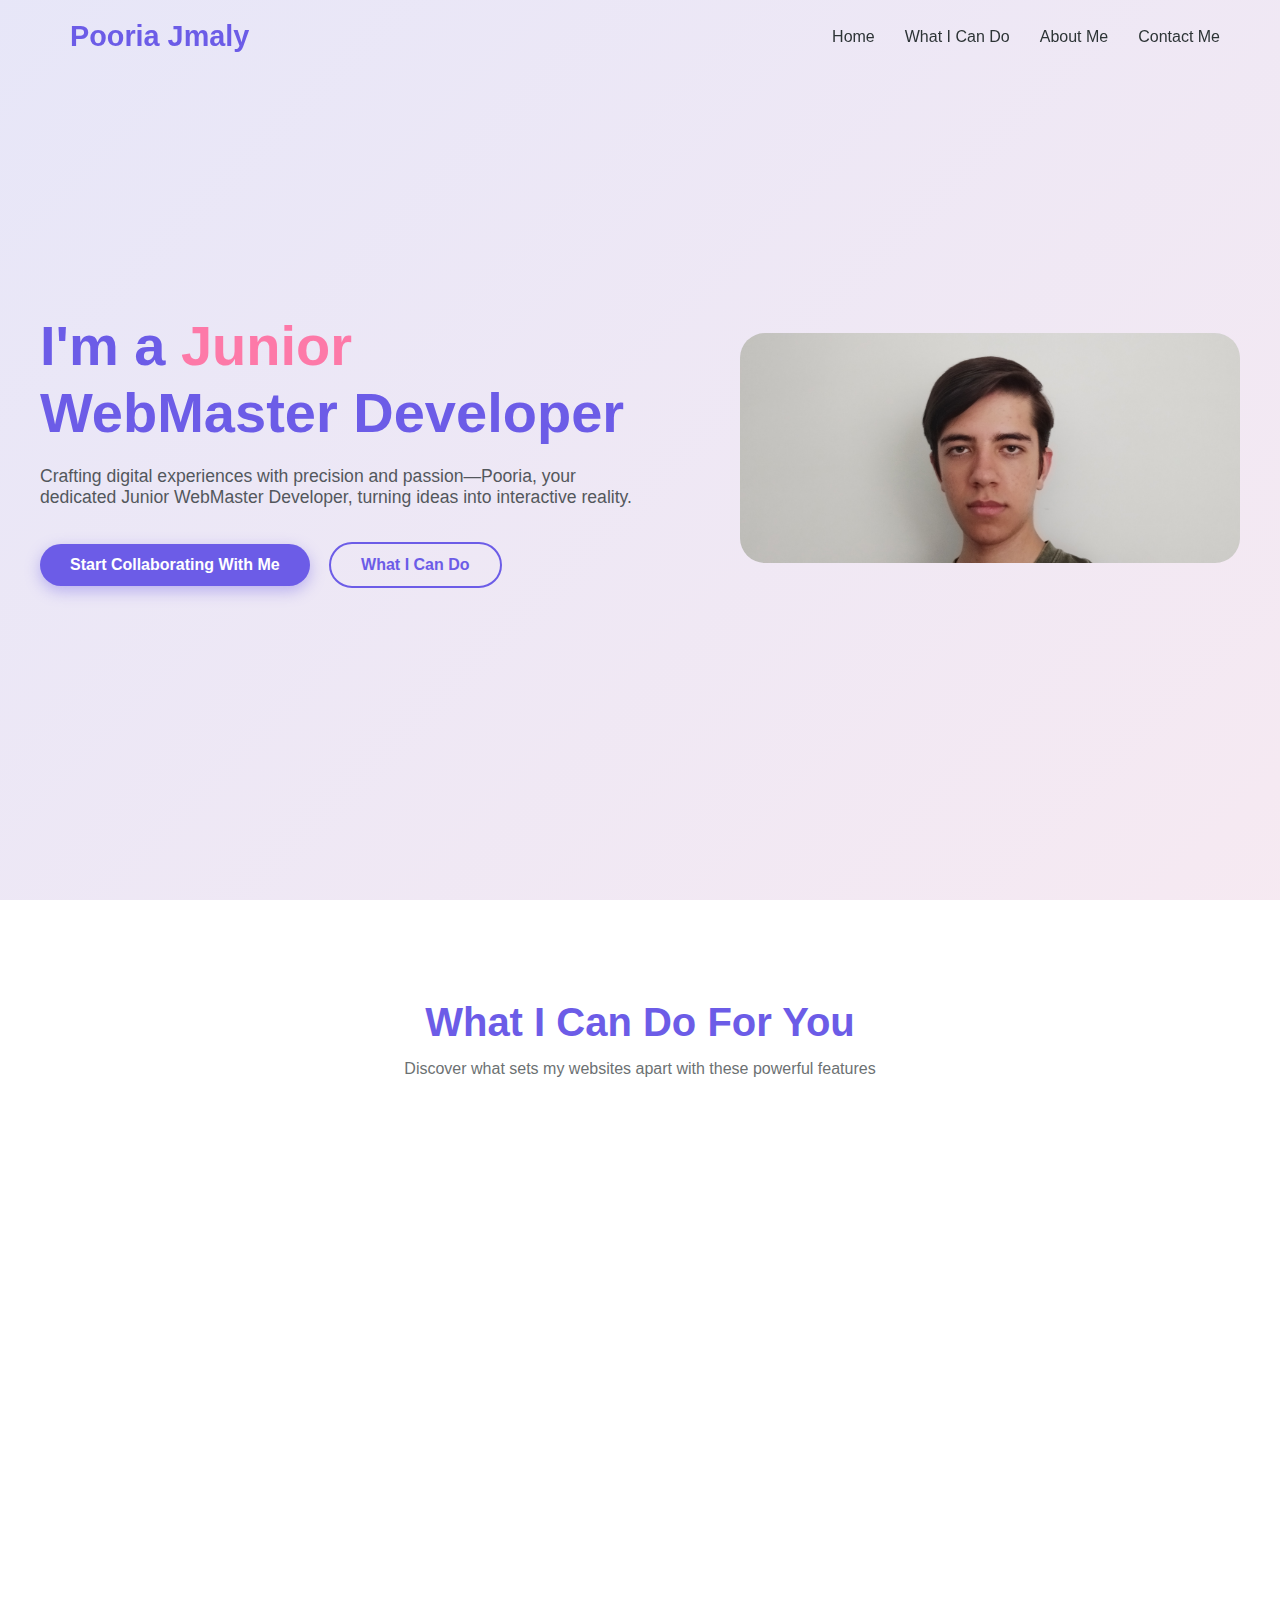
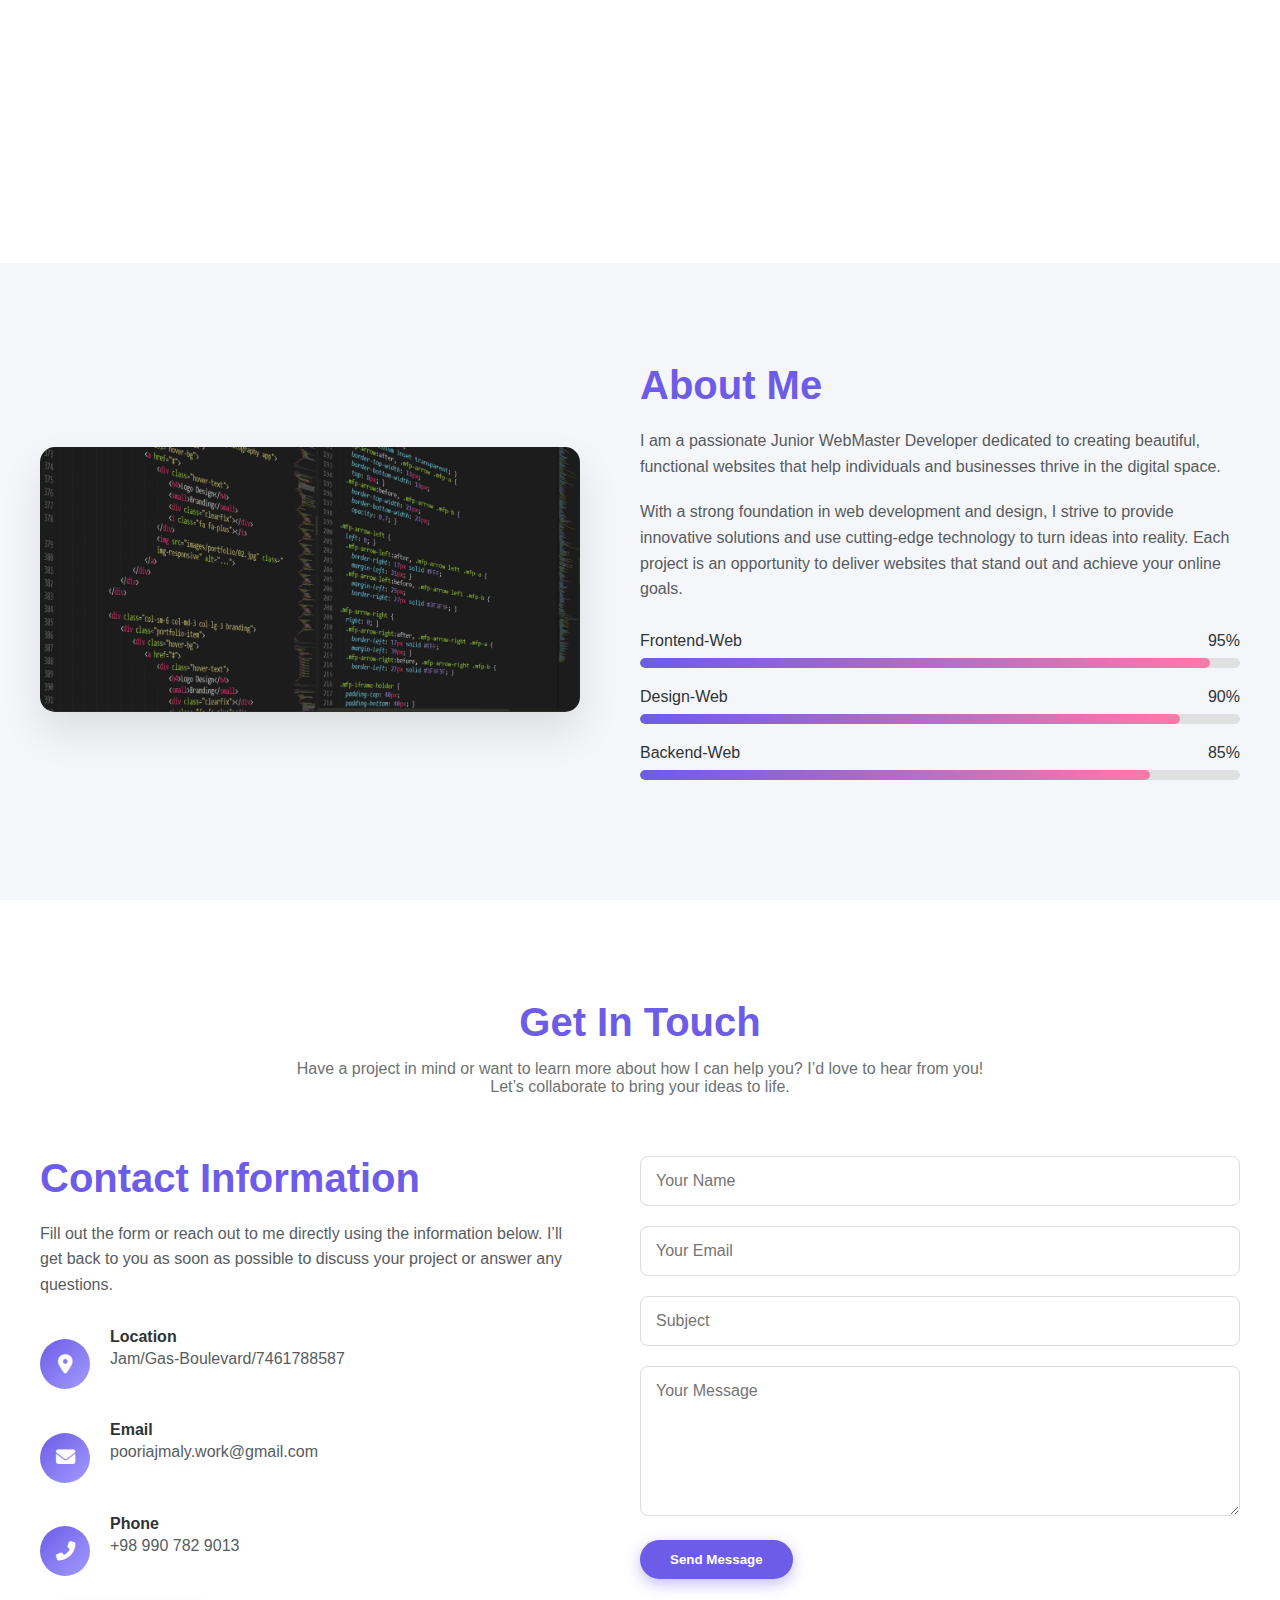
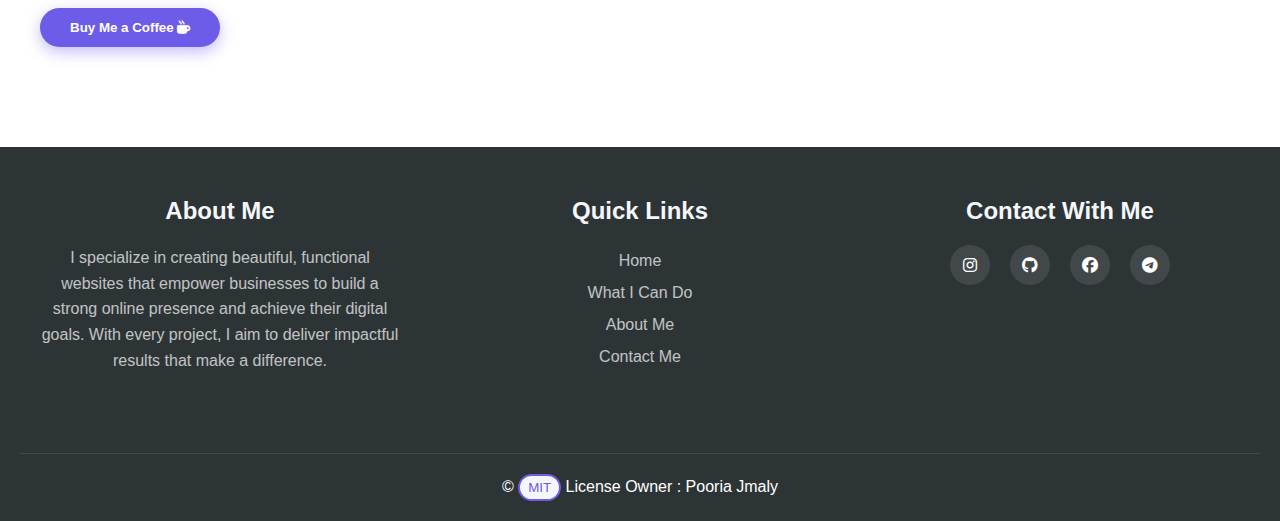
<file: index.html>
<!DOCTYPE html>
<html lang="en">
<head>
    <meta charset="UTF-8">
    <meta name="viewport" content="width=device-width, initial-scale=1.0">
    <title>Main</title>
    <link rel="stylesheet" href="https://cdnjs.cloudflare.com/ajax/libs/font-awesome/6.4.0/css/all.min.css">
    <link rel="stylesheet" href="Style.css">
    <link rel="MIT" href="MIT.html">
    <link rel="icon" type="image/png" href="My-Image.jpg">
</head>
<body>
    <!-- Navigation -->
    <header id="header">
        <nav>
            <a href="#" class="logo"><i class=""></i>Pooria Jmaly</a>
            <div class="menu-toggle" id="mobile-menu">
                <i class="fas fa-bars"></i>
            </div>
            <ul class="nav-links" id="nav-links">
                <li><a href="#home">Home</a></li>
                <li><a href="#features">What I Can Do</a></li>
                <li><a href="#about">About Me</a></li>
                <li><a href="#contact">Contact Me</a></li>
            </ul>
        </nav>
    </header>
    <!-- Hero Section -->
    <section class="hero" id="home">
        <div class="hero-content">
            <div class="hero-text">
                <h1>I'm a <span class="TITLE">Junior</span> WebMaster Developer</h1>
                <p>Crafting digital experiences with precision and passion—Pooria, your dedicated Junior WebMaster Developer, turning ideas into interactive reality.</p>
                <div class="hero-buttons">
                    <a href="#contact" class="btn">Start Collaborating With Me</a>
                    <a href="#features" class="btn btn-outline">What I Can Do</a>
                </div>
            </div>
            <div class="hero-image">
                <img src="My-Image.jpg" class="Portrait">
            </div>
        </div>
    </section>
    <!-- Features Section -->
    <section class="features" id="features">
        <div class="section-title">
            <h2>What I Can Do For You</h2>
            <p>Discover what sets my websites apart with these powerful features</p>
        </div>
        <div class="features-grid">
            <div class="feature-card animate-on-scroll">
                <div class="feature-icon">
                    <i class="fas fa-rocket"></i>
                </div>
                <h3>Fast Performance</h3>
                <p>I ensure that your website is optimized for speed, delivering lightning-fast load times for the best user experience.</p>
            </div>
            <div class="feature-card animate-on-scroll">
                <div class="feature-icon">
                    <i class="fas fa-mobile-alt"></i>
                </div>
                <h3>Responsive Design</h3>
                <p>I design websites that look stunning and function flawlessly on all devices, from desktops to mobile phones and tablets.</p>
            </div>
            <div class="feature-card animate-on-scroll">
                <div class="feature-icon">
                    <i class="fas fa-paint-brush"></i>
                </div>
                <h3>Modern Design</h3>
                <p>Using the latest design trends, I create visually captivating websites that reflect the essence of your brand.</p>
            </div>
            <div class="feature-card animate-on-scroll">
                <div class="feature-icon">
                    <i class="fas fa-cog"></i>
                </div>
                <h3>Easy to Use</h3>
                <p>I build intuitive interfaces, making it simple for you to manage and update your content without any technical expertise.</p>
            </div>
            <div class="feature-card animate-on-scroll">
                <div class="feature-icon">
                    <i class="fas fa-shield-alt"></i>
                </div>
                <h3>Secure</h3>
                <p>Your website's security is my priority. I implement the most up-to-date measures to keep your site and data safe.</p>
            </div>
            <div class="feature-card animate-on-scroll">
                <div class="feature-icon">
                    <i class="fas fa-headset"></i>
                </div>
                <h3>Weekend Support</h3>
                <p>I’m here to help you with any questions or issues you may have, available throughout the weekends to ensure you’re never stuck when it matters most.</p>
            </div>
        </div>
    </section>
    <!-- About Section -->
    <section class="about" id="about">
        <div class="about-content">
            <div class="about-image">
                <img src="Code.jpg" alt="Our Team">
            </div>
            <div class="about-text">
                <h2>About Me</h2>
                <p>I am a passionate Junior WebMaster Developer dedicated to creating beautiful, functional websites that help individuals and businesses thrive in the digital space.</p>
                <p>With a strong foundation in web development and design, I strive to provide innovative solutions and use cutting-edge technology to turn ideas into reality. Each project is an opportunity to deliver websites that stand out and achieve your online goals.</p>
                
                <div class="skills">
                    <div class="skill-item">
                        <div class="skill-info">
                            <span>Frontend-Web</span>
                            <span>95%</span>
                        </div>
                        <div class="skill-bar">
                            <div class="skill-progress" style="width: 95%"></div>
                        </div>
                    </div>
                    <div class="skill-item">
                        <div class="skill-info">
                            <span>Design-Web</span>
                            <span>90%</span>
                        </div>
                        <div class="skill-bar">
                            <div class="skill-progress" style="width: 90%"></div>
                        </div>
                    </div>
                    <div class="skill-item">
                        <div class="skill-info">
                            <span>Backend-Web</span>
                            <span>85%</span>
                        </div>
                        <div class="skill-bar">
                            <div class="skill-progress" style="width: 85%"></div>
                        </div>
                    </div>
                </div>
            </div>
        </div>
    </section>
    <!-- Contact Section -->
    <section class="contact" id="contact">
        <div class="section-title">
            <h2>Get In Touch</h2>
            <p>Have a project in mind or want to learn more about how I can help you? I’d love to hear from you! Let’s collaborate to bring your ideas to life.</p>
        </div>
        <div class="contact-content">
            <div class="contact-info">
                <h2>Contact Information</h2>
                <p>Fill out the form or reach out to me directly using the information below. I’ll get back to you as soon as possible to discuss your project or answer any questions.</p>
                
                <div class="info-item">
                    <div class="info-icon">
                        <i class="fas fa-map-marker-alt"></i>
                    </div>
                    <div class="info-text">
                        <h4>Location</h4>
                        <p>Jam/Gas-Boulevard/7461788587</p>
                    </div>
                </div>
                <div class="info-item">
                    <div class="info-icon">
                        <i class="fas fa-envelope"></i>
                    </div>
                    <div class="info-text">
                        <h4>Email</h4>
                        <p>pooriajmaly.work@gmail.com</p>
                    </div>
                </div>
                <div class="info-item">
                    <div class="info-icon">
                        <i class="fas fa-phone-alt"></i>
                    </div>
                    <div class="info-text">
                        <h4>Phone</h4>
                        <p>+98 990 782 9013</p>
                    </div>
                </div>
                    <div class="form-group">
                    </div>
                    <a href="Donate.html"><button class="Coffee">Buy Me a Coffee <i class='fas fa-mug-hot'></i></button></a>
            </div>
            <div class="contact-form">
                <form id="form">
                    <div class="form-group">
                        <input type="text" class="form-control" placeholder="Your Name" required>
                    </div>
                    <div class="form-group">
                        <input type="email" class="form-control" placeholder="Your Email" required>
                    </div>
                    <div class="form-group">
                        <input type="text" class="form-control" placeholder="Subject">
                    </div>
                    <div class="form-group">
                        <textarea class="form-control" placeholder="Your Message" required></textarea>
                    </div>
                    <button type="submit" class="btn">Send Message</button>
                </form>
            </div>
        </div>
    </section>
    <!-- Footer -->
    <footer>
        <div class="footer-content">
            <div class="footer-col">
                <h3>About Me</h3>
                <p>I specialize in creating beautiful, functional websites that empower businesses to build a strong online presence and achieve their digital goals. With every project, I aim to deliver impactful results that make a difference.</p>
            </div>
            <div class="footer-col">
                <h3>Quick Links</h3>
                <ul style="list-style: none;">
                    <li><a href="#home" style="color: white; text-decoration: none; opacity: 0.7; line-height: 2;">Home</a></li>
                    <li><a href="#features" style="color: white; text-decoration: none; opacity: 0.7; line-height: 2;">What I Can Do</a></li>
                    <li><a href="#about" style="color: white; text-decoration: none; opacity: 0.7; line-height: 2;">About Me</a></li>
                    <li><a href="#contact" style="color: white; text-decoration: none; opacity: 0.7; line-height: 2;">Contact Me</a></li>
                </ul>
            </div>
            <div class="footer-col">
                <h3>Contact With Me</h3>
                <div class="social-links">
                    <a href="https://instagram.com/Pooria.Jmaly/"><i class="fab fa-instagram"></i></a>
                    <a href="https://github.com/PJKing1388/"><i class="fab fa-github"></i></a>
                    <a href="https://facebook.com/profile.php?id=61571471522715/"><i class="fab fa-facebook"></i></a>
                    <a href="https://t.me/PJKing1388/"><i class="fab fa-telegram"></i></a>
                </div>
            </div>
        </div>
        <div class="footer-bottom">
            <p>&copy; <a href="MIT.html" class="Link"><button class="MIT">MIT</button></a> License Owner : Pooria Jmaly </p>
        </div>
    </footer>
    <script type="text/javascript" src="Script.js">
    </script>
</body>
</html
</file>
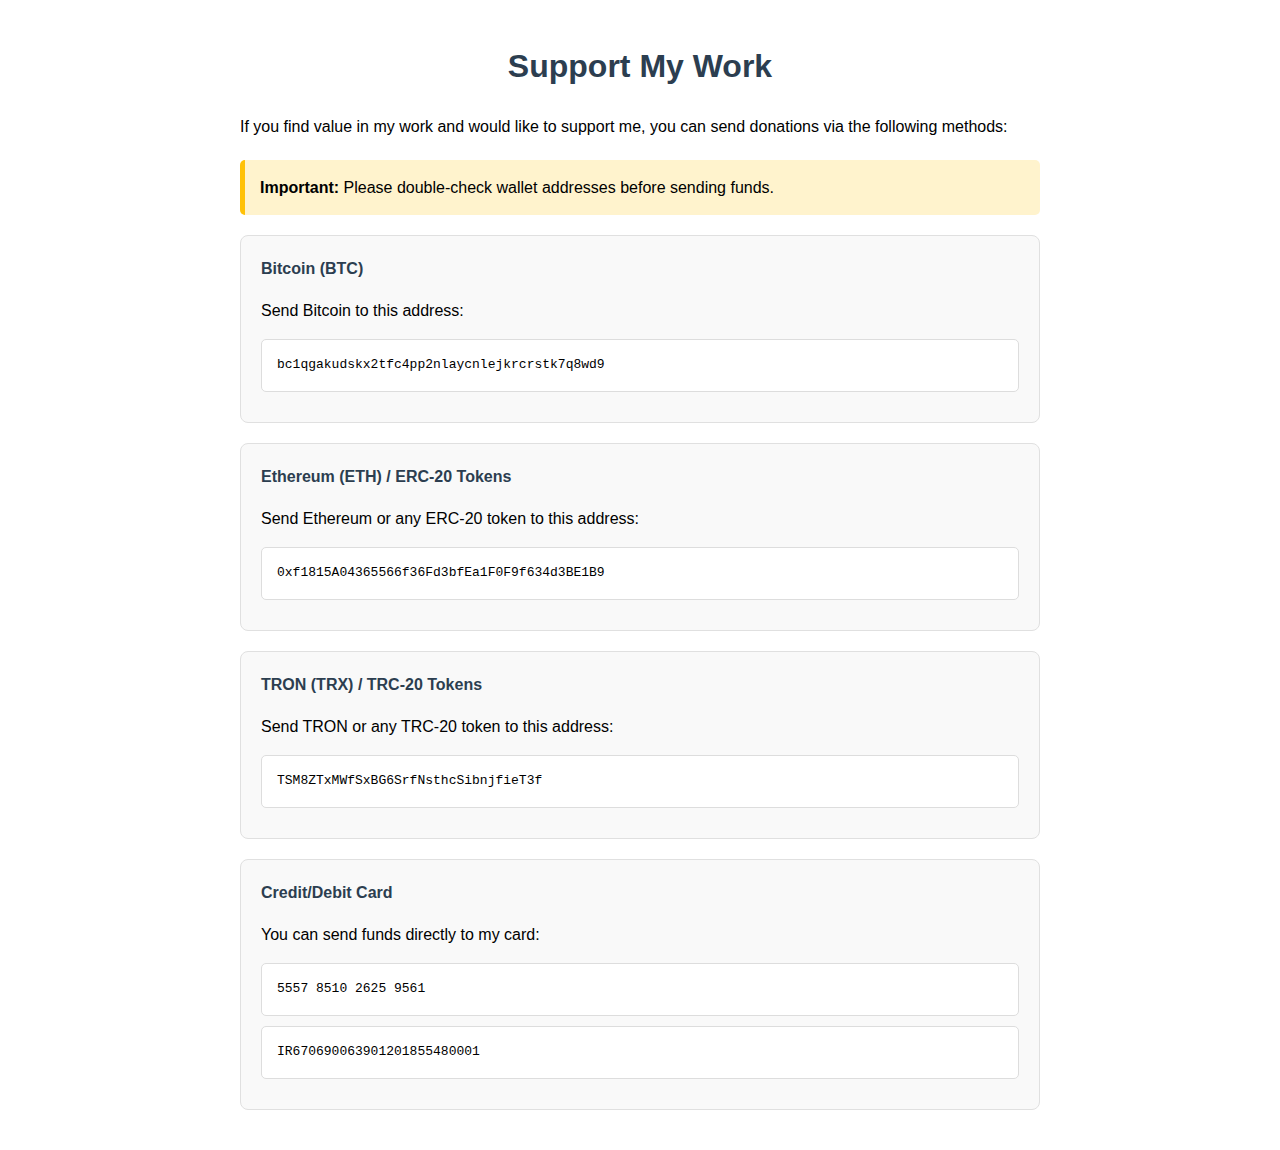
<file: Donate.html>
<!DOCTYPE html>
<html lang="en">
<head>
    <meta charset="UTF-8">
    <meta name="viewport" content="width=device-width, initial-scale=1.0">
    <title>Support My Work</title>
    <style>
        body {
            font-family: Arial, sans-serif;
            max-width: 800px;
            margin: 0 auto;
            padding: 20px;
            line-height: 1.6;
        }
        h1 {
            color: #2c3e50;
            text-align: center;
        }
        .donation-option {
            background: #f9f9f9;
            border-radius: 8px;
            padding: 20px;
            margin-bottom: 20px;
            border: 1px solid #e0e0e0;
        }
        .wallet-address {
            background: #fff;
            padding: 15px;
            border-radius: 5px;
            border: 1px solid #ddd;
            word-break: break-all;
            font-family: monospace;
            margin: 10px 0;
            position: relative;
        }
        .payment-method {
            font-weight: bold;
            margin-bottom: 10px;
            color: #2c3e50;
        }
        .warning {
            background: #fff3cd;
            padding: 15px;
            border-radius: 5px;
            border-left: 5px solid #ffc107;
            margin: 20px 0;
        }
    </style>
</head>
<body>
    <h1>Support My Work</h1>
    
    <p>If you find value in my work and would like to support me, you can send donations via the following methods:</p>
    
    <div class="warning">
        <strong>Important:</strong> Please double-check wallet addresses before sending funds. 
    </div>
    
    <div class="donation-option">
        <div class="payment-method">Bitcoin (BTC)</div>
        <p>Send Bitcoin to this address:</p>
        <div class="wallet-address" id="btc-address">
            bc1qgakudskx2tfc4pp2nlaycnlejkrcrstk7q8wd9
        </div>
    </div>
    
    <div class="donation-option">
        <div class="payment-method">Ethereum (ETH) / ERC-20 Tokens</div>
        <p>Send Ethereum or any ERC-20 token to this address:</p>
        <div class="wallet-address" id="eth-address">
            0xf1815A04365566f36Fd3bfEa1F0F9f634d3BE1B9
        </div>
    </div>
    
    <div class="donation-option">
        <div class="payment-method">TRON (TRX) / TRC-20 Tokens</div>
        <p>Send TRON or any TRC-20 token to this address:</p>
        <div class="wallet-address" id="trx-address">
            TSM8ZTxMWfSxBG6SrfNsthcSibnjfieT3f
        </div>
    </div>
    
    <div class="donation-option">
        <div class="payment-method">Credit/Debit Card</div>
        <p>You can send funds directly to my card:</p>
        <div class="wallet-address" id="card-number">
            5557 8510 2625 9561
        </div>
        <div class="wallet-address" id="iban">
            IR670690063901201855480001
        </div>
    </div>
</body>
</html>
</file>
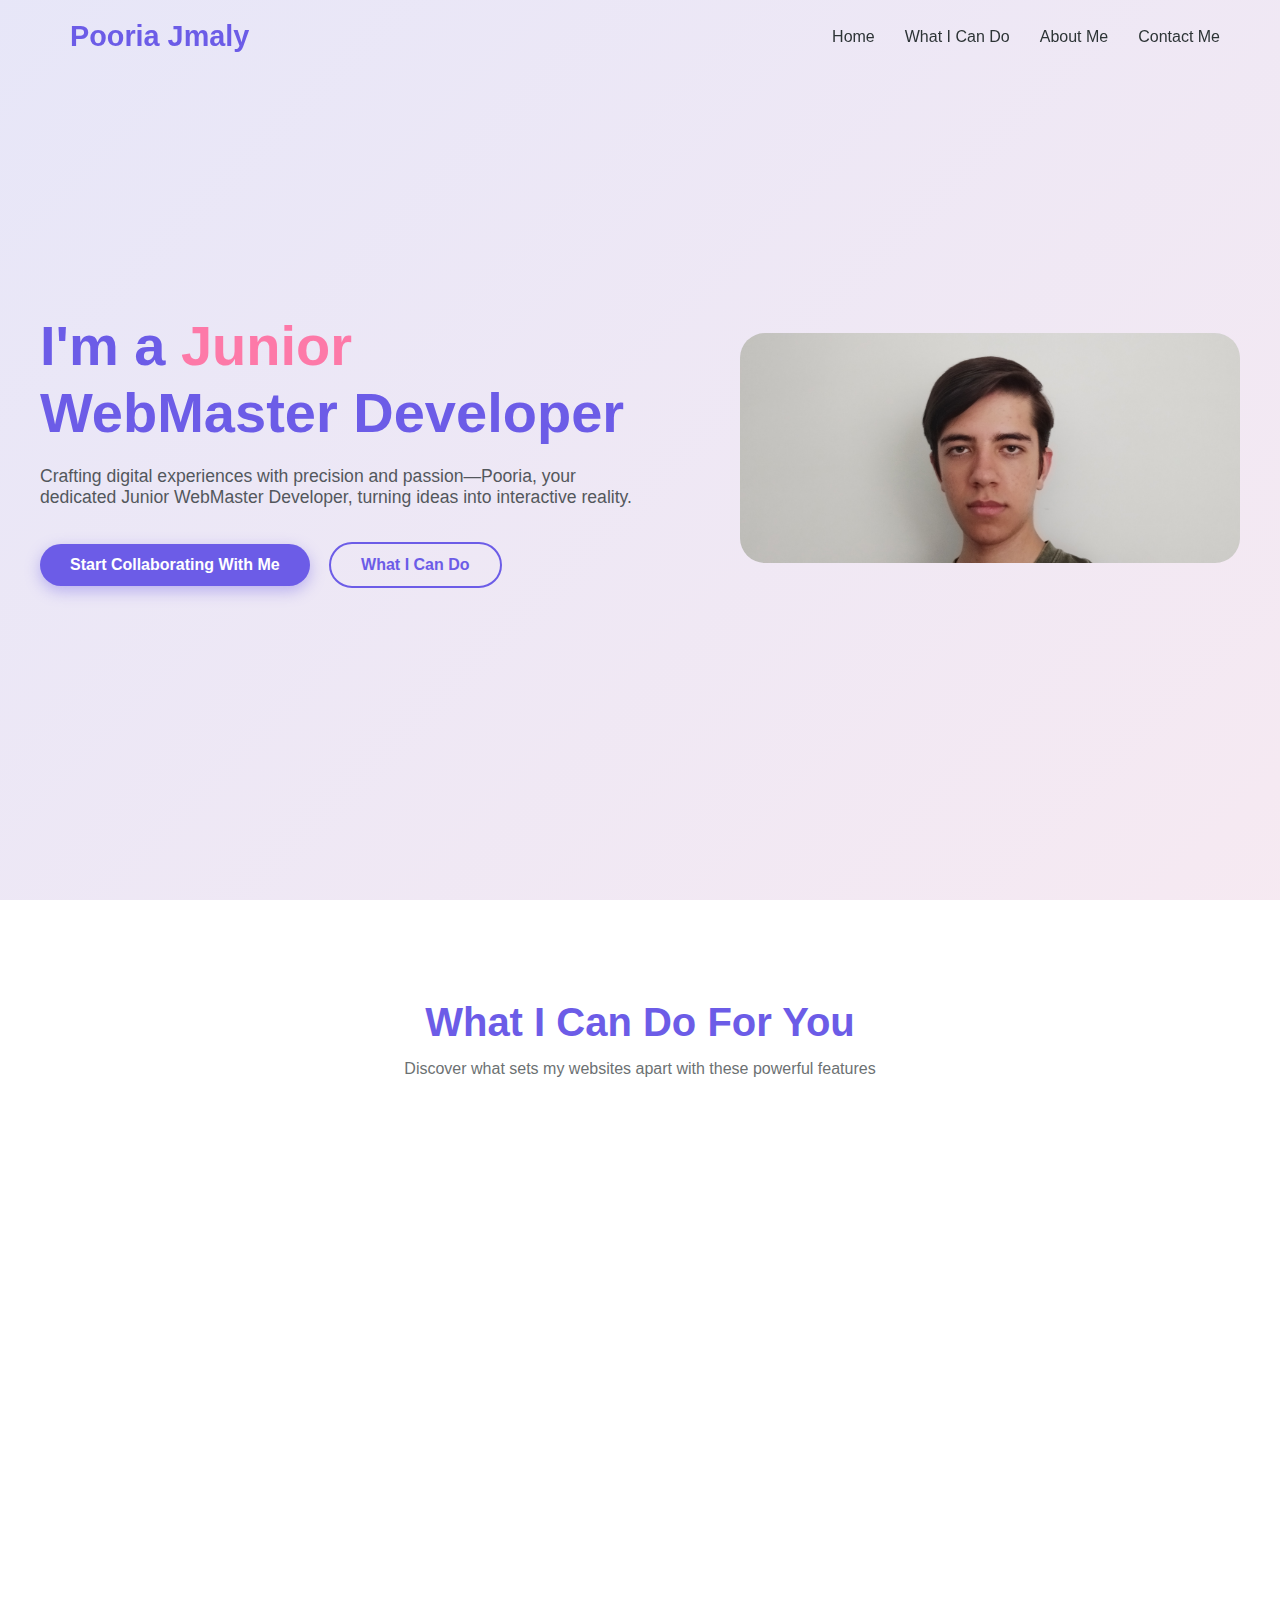
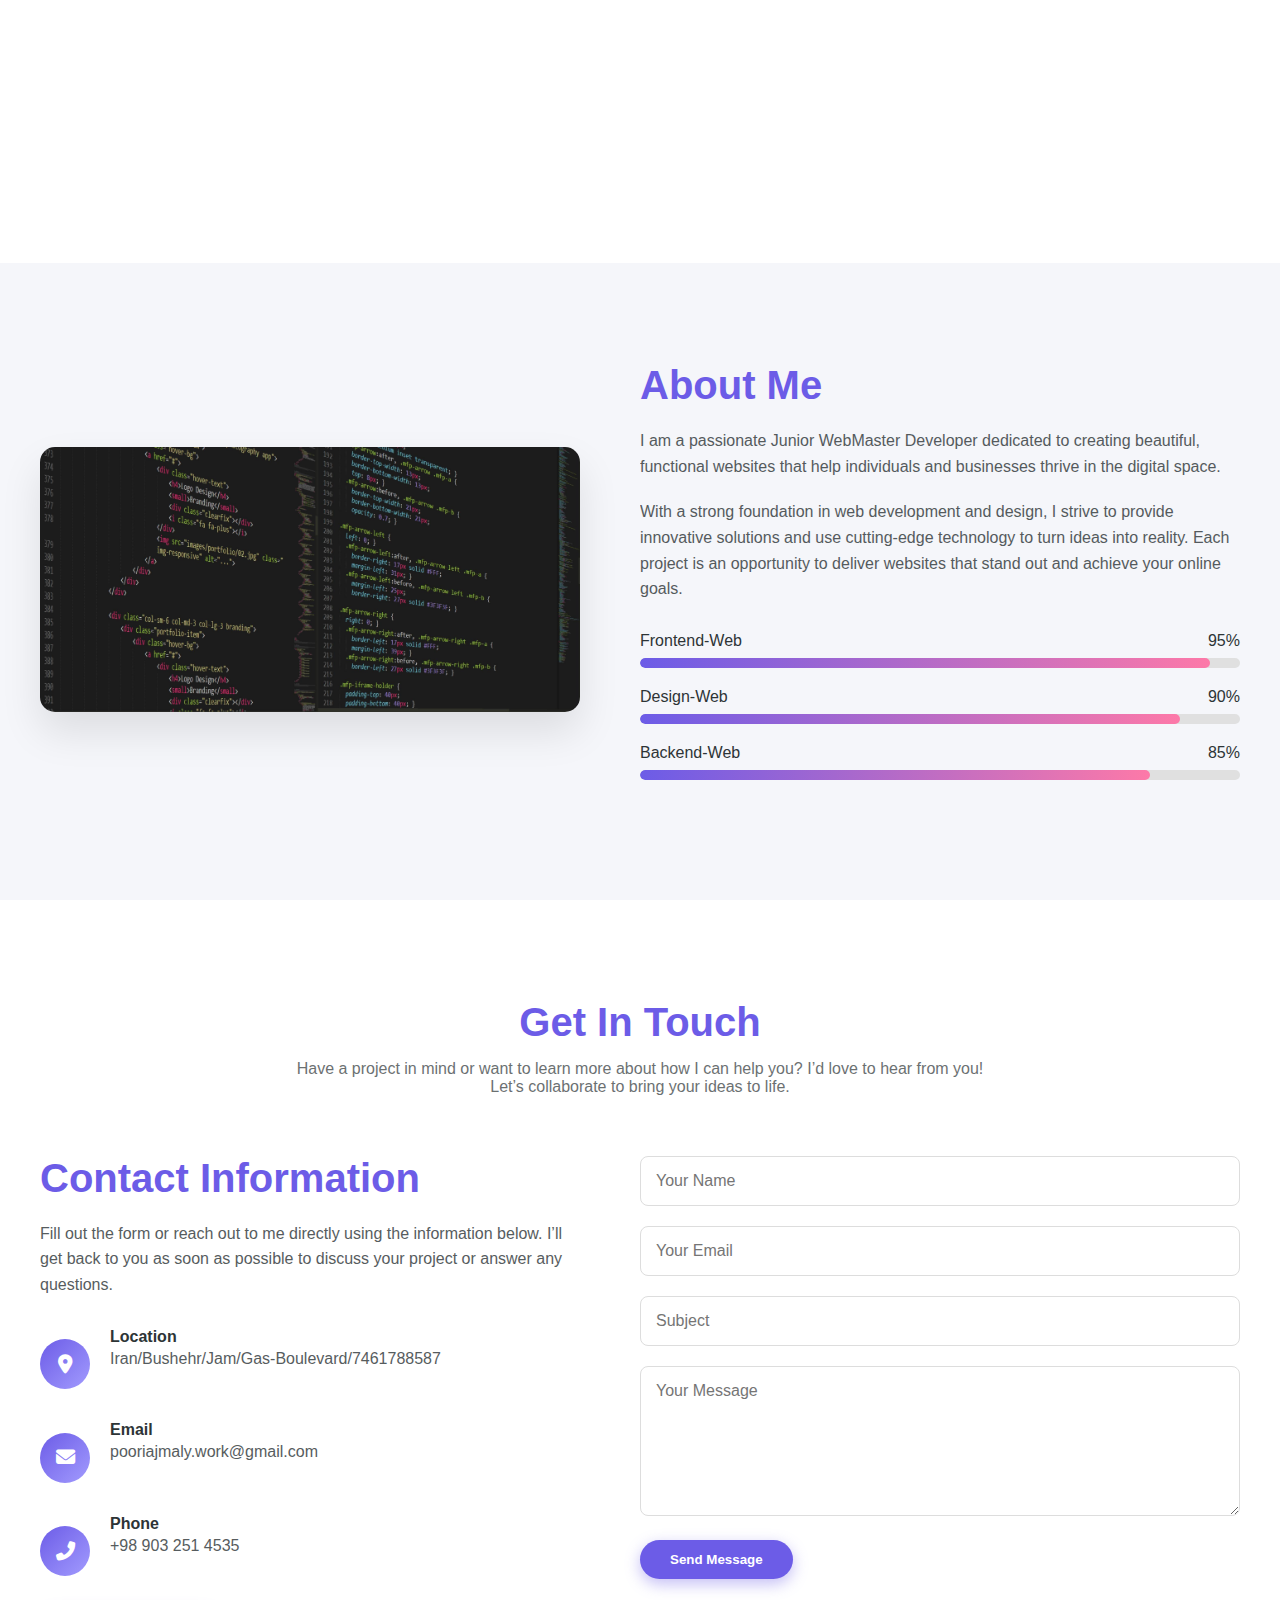
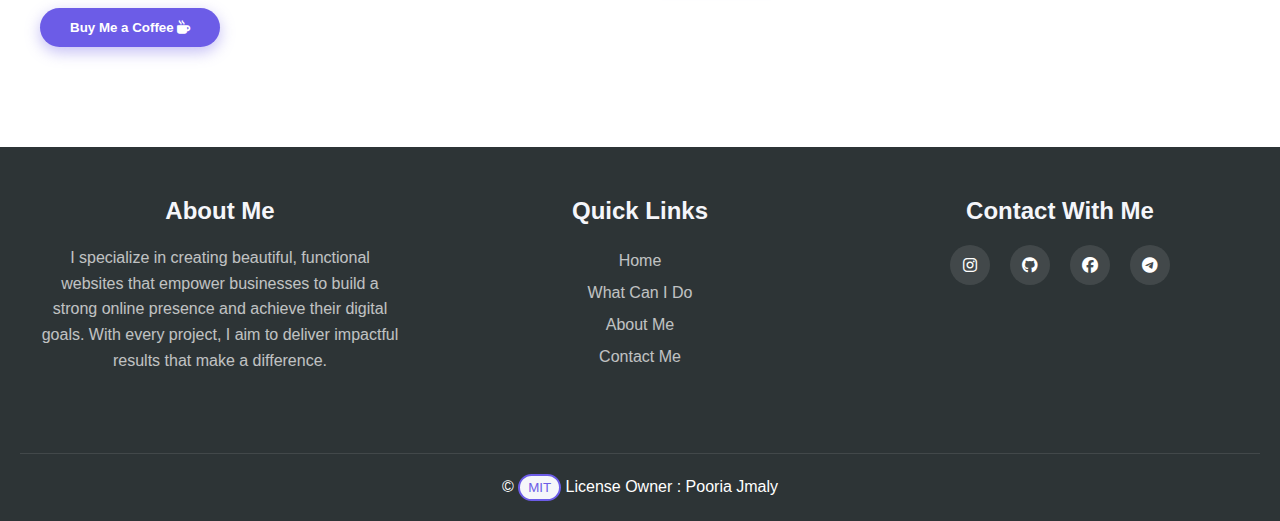
<file: FreeStyle.html>
<!DOCTYPE html>
<html lang="en">
<head>
    <meta charset="UTF-8">
    <meta name="viewport" content="width=device-width, initial-scale=1.0">
    <title>Main</title>
    <link rel="stylesheet" href="https://cdnjs.cloudflare.com/ajax/libs/font-awesome/6.4.0/css/all.min.css">
    <link rel="stylesheet" href="Style.css">
    <link rel="MIT" href="MIT.html">
    <link rel="icon" type="image/png" href="pngimg.com - mug_coffee_PNG16892.png">
</head>
<body>
    <!-- Navigation -->
    <header id="header">
        <nav>
            <a href="#" class="logo"><i class=""></i>Pooria Jmaly</a>
            <div class="menu-toggle" id="mobile-menu">
                <i class="fas fa-bars"></i>
            </div>
            <ul class="nav-links" id="nav-links">
                <li><a href="#home">Home</a></li>
                <li><a href="#features">What I Can Do</a></li>
                <li><a href="#about">About Me</a></li>
                <li><a href="#contact">Contact Me</a></li>
            </ul>
        </nav>
    </header>
    <!-- Hero Section -->
    <section class="hero" id="home">
        <div class="hero-content">
            <div class="hero-text">
                <h1>I'm a <span class="TITLE">Junior</span> WebMaster Developer</h1>
                <p>Crafting digital experiences with precision and passion—Pooria, your dedicated Junior WebMaster Developer, turning ideas into interactive reality.</p>
                <div class="hero-buttons">
                    <a href="#contact" class="btn">Start Collaborating With Me</a>
                    <a href="#features" class="btn btn-outline">What I Can Do</a>
                </div>
            </div>
            <div class="hero-image">
                <img src="undefined - Imgur.jpg" class="Portrait">
            </div>
        </div>
    </section>
    <!-- Features Section -->
    <section class="features" id="features">
        <div class="section-title">
            <h2>What I Can Do For You</h2>
            <p>Discover what sets my websites apart with these powerful features</p>
        </div>
        <div class="features-grid">
            <div class="feature-card animate-on-scroll">
                <div class="feature-icon">
                    <i class="fas fa-rocket"></i>
                </div>
                <h3>Fast Performance</h3>
                <p>I ensure that your website is optimized for speed, delivering lightning-fast load times for the best user experience.</p>
            </div>
            <div class="feature-card animate-on-scroll">
                <div class="feature-icon">
                    <i class="fas fa-mobile-alt"></i>
                </div>
                <h3>Responsive Design</h3>
                <p>I design websites that look stunning and function flawlessly on all devices, from desktops to mobile phones and tablets.</p>
            </div>
            <div class="feature-card animate-on-scroll">
                <div class="feature-icon">
                    <i class="fas fa-paint-brush"></i>
                </div>
                <h3>Modern Design</h3>
                <p>Using the latest design trends, I create visually captivating websites that reflect the essence of your brand.</p>
            </div>
            <div class="feature-card animate-on-scroll">
                <div class="feature-icon">
                    <i class="fas fa-cog"></i>
                </div>
                <h3>Easy to Use</h3>
                <p>I build intuitive interfaces, making it simple for you to manage and update your content without any technical expertise.</p>
            </div>
            <div class="feature-card animate-on-scroll">
                <div class="feature-icon">
                    <i class="fas fa-shield-alt"></i>
                </div>
                <h3>Secure</h3>
                <p>Your website's security is my priority. I implement the most up-to-date measures to keep your site and data safe.</p>
            </div>
            <div class="feature-card animate-on-scroll">
                <div class="feature-icon">
                    <i class="fas fa-headset"></i>
                </div>
                <h3>Weekend Support</h3>
                <p>I’m here to help you with any questions or issues you may have, available throughout the weekends to ensure you’re never stuck when it matters most.</p>
            </div>
        </div>
    </section>
    <!-- About Section -->
    <section class="about" id="about">
        <div class="about-content">
            <div class="about-image">
                <img src="wp4325526.jpg" alt="Our Team">
            </div>
            <div class="about-text">
                <h2>About Me</h2>
                <p>I am a passionate Junior WebMaster Developer dedicated to creating beautiful, functional websites that help individuals and businesses thrive in the digital space.</p>
                <p>With a strong foundation in web development and design, I strive to provide innovative solutions and use cutting-edge technology to turn ideas into reality. Each project is an opportunity to deliver websites that stand out and achieve your online goals.</p>
                
                <div class="skills">
                    <div class="skill-item">
                        <div class="skill-info">
                            <span>Frontend-Web</span>
                            <span>95%</span>
                        </div>
                        <div class="skill-bar">
                            <div class="skill-progress" style="width: 95%"></div>
                        </div>
                    </div>
                    <div class="skill-item">
                        <div class="skill-info">
                            <span>Design-Web</span>
                            <span>90%</span>
                        </div>
                        <div class="skill-bar">
                            <div class="skill-progress" style="width: 90%"></div>
                        </div>
                    </div>
                    <div class="skill-item">
                        <div class="skill-info">
                            <span>Backend-Web</span>
                            <span>85%</span>
                        </div>
                        <div class="skill-bar">
                            <div class="skill-progress" style="width: 85%"></div>
                        </div>
                    </div>
                </div>
            </div>
        </div>
    </section>
    <!-- Contact Section -->
    <section class="contact" id="contact">
        <div class="section-title">
            <h2>Get In Touch</h2>
            <p>Have a project in mind or want to learn more about how I can help you? I’d love to hear from you! Let’s collaborate to bring your ideas to life.</p>
        </div>
        <div class="contact-content">
            <div class="contact-info">
                <h2>Contact Information</h2>
                <p>Fill out the form or reach out to me directly using the information below. I’ll get back to you as soon as possible to discuss your project or answer any questions.</p>
                
                <div class="info-item">
                    <div class="info-icon">
                        <i class="fas fa-map-marker-alt"></i>
                    </div>
                    <div class="info-text">
                        <h4>Location</h4>
                        <p>Iran/Bushehr/Jam/Gas-Boulevard/7461788587</p>
                    </div>
                </div>
                <div class="info-item">
                    <div class="info-icon">
                        <i class="fas fa-envelope"></i>
                    </div>
                    <div class="info-text">
                        <h4>Email</h4>
                        <p>pooriajmaly.work@gmail.com</p>
                    </div>
                </div>
                <div class="info-item">
                    <div class="info-icon">
                        <i class="fas fa-phone-alt"></i>
                    </div>
                    <div class="info-text">
                        <h4>Phone</h4>
                        <p>+98 903 251 4535</p>
                    </div>
                </div>
                    <div class="form-group">
                    </div>
                    <a href="Donate.html"><button class="Coffee">Buy Me a Coffee <i class='fas fa-mug-hot'></i></button></a>
            </div>
            <div class="contact-form">
                <form id="form">
                    <div class="form-group">
                        <input type="text" class="form-control" placeholder="Your Name" required>
                    </div>
                    <div class="form-group">
                        <input type="email" class="form-control" placeholder="Your Email" required>
                    </div>
                    <div class="form-group">
                        <input type="text" class="form-control" placeholder="Subject">
                    </div>
                    <div class="form-group">
                        <textarea class="form-control" placeholder="Your Message" required></textarea>
                    </div>
                    <button type="submit" class="btn">Send Message</button>
                </form>
            </div>
        </div>
    </section>
    <!-- Footer -->
    <footer>
        <div class="footer-content">
            <div class="footer-col">
                <h3>About Me</h3>
                <p>I specialize in creating beautiful, functional websites that empower businesses to build a strong online presence and achieve their digital goals. With every project, I aim to deliver impactful results that make a difference.</p>
            </div>
            <div class="footer-col">
                <h3>Quick Links</h3>
                <ul style="list-style: none;">
                    <li><a href="#home" style="color: white; text-decoration: none; opacity: 0.7; line-height: 2;">Home</a></li>
                    <li><a href="#features" style="color: white; text-decoration: none; opacity: 0.7; line-height: 2;">What Can I Do</a></li>
                    <li><a href="#about" style="color: white; text-decoration: none; opacity: 0.7; line-height: 2;">About Me</a></li>
                    <li><a href="#contact" style="color: white; text-decoration: none; opacity: 0.7; line-height: 2;">Contact Me</a></li>
                </ul>
            </div>
            <div class="footer-col">
                <h3>Contact With Me</h3>
                <div class="social-links">
                    <a href="https://instagram.com/Pooria.Jmaly/"><i class="fab fa-instagram"></i></a>
                    <a href="https://github.com/PJKing1388/"><i class="fab fa-github"></i></a>
                    <a href="https://facebook.com/profile.php?id=61571471522715/"><i class="fab fa-facebook"></i></a>
                    <a href="https://t.me/PJKing1388/"><i class="fab fa-telegram"></i></a>
                </div>
            </div>
        </div>
        <div class="footer-bottom">
            <p>&copy; <a href="MIT.html" class="Link"><button class="MIT">MIT</button></a> License Owner : Pooria Jmaly </p>
        </div>
    </footer>
    <script type="text/javascript" src="Script.js">
    </script>
</body>
</html>
</file>
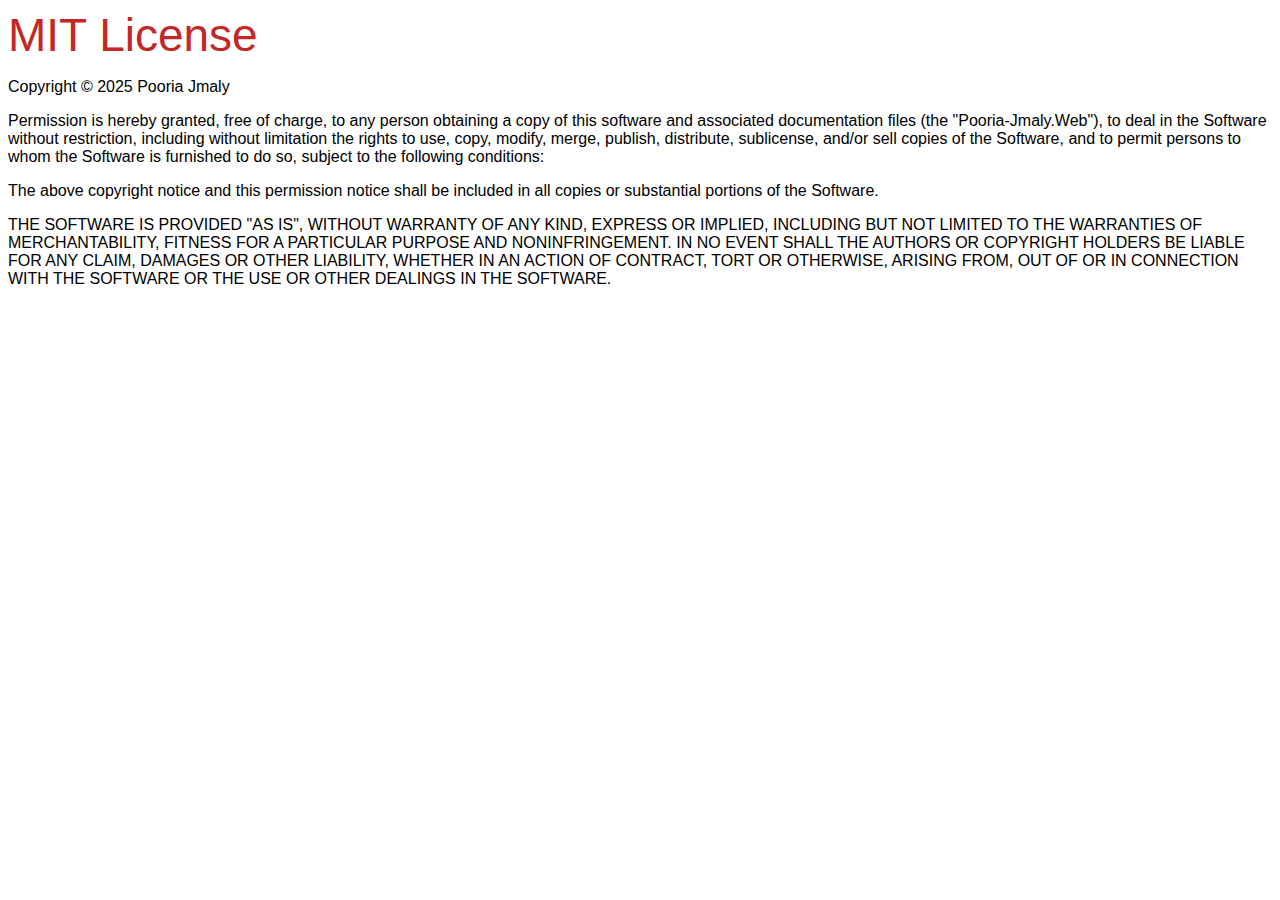
<file: MIT.html>
<!DOCTYPE html>
    <html>
    <head>
    <link rel="stylesheet" href="MIT.css">   
    <title>
        MIT
    </title>
    </head>
    <body>   
<span>        
MIT License
</span>
<p>
    Copyright &copy; 2025 Pooria Jmaly
</p>
<p>
    Permission is hereby granted, free of charge, to any person obtaining a copy
    of this software and associated documentation files (the "Pooria-Jmaly.Web"), to deal
    in the Software without restriction, including without limitation the rights
    to use, copy, modify, merge, publish, distribute, sublicense, and/or sell
    copies of the Software, and to permit persons to whom the Software is
    furnished to do so, subject to the following conditions:
</p>
<p>
The above copyright notice and this permission notice shall be included in all
copies or substantial portions of the Software.
</p>
<p>
THE SOFTWARE IS PROVIDED "AS IS", WITHOUT WARRANTY OF ANY KIND, EXPRESS OR
IMPLIED, INCLUDING BUT NOT LIMITED TO THE WARRANTIES OF MERCHANTABILITY,
FITNESS FOR A PARTICULAR PURPOSE AND NONINFRINGEMENT. IN NO EVENT SHALL THE
AUTHORS OR COPYRIGHT HOLDERS BE LIABLE FOR ANY CLAIM, DAMAGES OR OTHER
LIABILITY, WHETHER IN AN ACTION OF CONTRACT, TORT OR OTHERWISE, ARISING FROM,
OUT OF OR IN CONNECTION WITH THE SOFTWARE OR THE USE OR OTHER DEALINGS IN THE
SOFTWARE.
</p>
    </body>
    </html>
</file>
<file: Style.css>
/* Global Styles */
:root {
    --primary: #6c5ce7;
    --secondary: #a29bfe;
    --dark: #2d3436;
    --light: #f5f6fa;
    --accent: #fd79a8;
}

* {
    margin: 0;
    padding: 0;
    box-sizing: border-box;
    font-family: 'Poppins', sans-serif;
}

body {
    background-color: var(--light);
    color: var(--dark);
    overflow-x: hidden;
}

/* Smooth scroll behavior */
html {
    scroll-behavior: smooth;
}

/* Navigation */
header {
    position: fixed;
    top: 0;
    left: 0;
    width: 100%;
    z-index: 1000;
    transition: all 0.3s ease;
    padding: 20px 0;
}

header.scrolled {
    background-color: rgba(255, 255, 255, 0.95);
    box-shadow: 0 5px 20px rgba(0, 0, 0, 0.1);
    padding: 10px 0;
}

nav {
    display: flex;
    justify-content: space-between;
    align-items: center;
    max-width: 1200px;
    margin: 0 auto;
    padding: 0 20px;
}

.logo {
    font-size: 1.8rem;
    font-weight: 700;
    color: var(--primary);
    text-decoration: none;
    display: flex;
    align-items: center;
}

.logo i {
    margin-right: 10px;
    color: var(--accent);
}

.nav-links {
    display: flex;
    list-style: none;
}

.nav-links li {
    margin-left: 30px;
}

.nav-links a {
    color: var(--dark);
    text-decoration: none;
    font-weight: 500;
    transition: all 0.3s ease;
    position: relative;
}

.nav-links a:hover {
    color: var(--primary);
}

.nav-links a::after {
    content: '';
    position: absolute;
    width: 0;
    height: 2px;
    background: var(--primary);
    bottom: -5px;
    left: 0;
    transition: width 0.3s ease;
}

.nav-links a:hover::after {
    width: 100%;
}

.menu-toggle {
    display: none;
    cursor: pointer;
    font-size: 1.5rem;
}

/* Hero Section */
.hero {
    height: 100vh;
    display: flex;
    align-items: center;
    padding: 0 20px;
    position: relative;
    overflow: hidden;
}

.hero::before {
    content: '';
    position: absolute;
    top: 0;
    left: 0;
    width: 100%;
    height: 100%;
    background: linear-gradient(135deg, rgba(108, 92, 231, 0.1), rgba(253, 121, 168, 0.1));
    z-index: -1;
}

.hero-content {
    max-width: 1200px;
    margin: 0 auto;
    width: 100%;
    display: flex;
    align-items: center;
    justify-content: space-between;
}

.hero-text {
    max-width: 600px;
    animation: fadeInLeft 1s ease;
}

.hero-text h1 {
    font-size: 3.5rem;
    margin-bottom: 20px;
    line-height: 1.2;
    color: var(--primary);
}

.hero-text h1 span {
    color: var(--accent);
}

.hero-text p {
    font-size: 1.1rem;
    margin-bottom: 30px;
    color: var(--dark);
    opacity: 0.8;
}

.btn {
    display: inline-block;
    padding: 12px 30px;
    background: var(--primary);
    color: white;
    border-radius: 30px;
    text-decoration: none;
    font-weight: 600;
    transition: all 0.3s ease;
    border: none;
    cursor: pointer;
    box-shadow: 0 5px 15px rgba(108, 92, 231, 0.4);
}

.btn:hover {
    transform: translateY(-3px);
    box-shadow: 0 8px 25px rgba(108, 92, 231, 0.6);
}

.btn-outline {
    background: transparent;
    border: 2px solid var(--primary);
    color: var(--primary);
    margin-left: 15px;
    box-shadow: none;
    margin-right: 12px;
    margin-top: 4px;
}

.btn-outline:hover {
    background: var(--primary);
    color: white;
}

.hero-image {
    width: 500px;
    animation: fadeInRight 1s ease, float 6s ease-in-out infinite;
}

.hero-image img {
    width: 100%;
    height: auto;
}

/* Features Section */
.features {
    padding: 100px 20px;
    background-color: white;
}

.section-title {
    text-align: center;
    margin-bottom: 60px;
}

.section-title h2 {
    font-size: 2.5rem;
    color: var(--primary);
    margin-bottom: 15px;
}

.section-title p {
    max-width: 700px;
    margin: 0 auto;
    color: var(--dark);
    opacity: 0.7;
}

.features-grid {
    display: grid;
    grid-template-columns: repeat(auto-fit, minmax(300px, 1fr));
    gap: 30px;
    max-width: 1200px;
    margin: 0 auto;
}

.feature-card {
    background: white;
    border-radius: 15px;
    padding: 30px;
    box-shadow: 0 10px 30px rgba(0, 0, 0, 0.05);
    transition: all 0.3s ease;
    text-align: center;
    opacity: 0;
    transform: translateY(30px);
}

.feature-card.animate {
    opacity: 1;
    transform: translateY(0);
}

.feature-card:hover {
    transform: translateY(-10px);
    box-shadow: 0 15px 35px rgba(0, 0, 0, 0.1);
}

.feature-icon {
    width: 80px;
    height: 80px;
    background: linear-gradient(135deg, var(--primary), var(--secondary));
    border-radius: 50%;
    display: flex;
    align-items: center;
    justify-content: center;
    margin: 0 auto 25px;
    color: white;
    font-size: 1.8rem;
}

.feature-card h3 {
    font-size: 1.5rem;
    margin-bottom: 15px;
    color: var(--dark);
}

.feature-card p {
    color: var(--dark);
    opacity: 0.7;
    line-height: 1.6;
}

/* About Section */
.about {
    padding: 100px 20px;
    background-color: var(--light);
}

.about-content {
    max-width: 1200px;
    margin: 0 auto;
    display: flex;
    align-items: center;
    justify-content: space-between;
    flex-wrap: wrap;
}

.about-image {
    width: 45%;
    animation: fadeInLeft 1s ease;
}

.about-image img {
    width: 100%;
    border-radius: 15px;
    box-shadow: 0 20px 40px rgba(0, 0, 0, 0.1);
}

.about-text {
    width: 50%;
    animation: fadeInRight 1s ease;
}

.about-text h2 {
    font-size: 2.5rem;
    color: var(--primary);
    margin-bottom: 20px;
}

.about-text p {
    margin-bottom: 20px;
    line-height: 1.6;
    opacity: 0.8;
}

.skills {
    margin-top: 30px;
}

.skill-item {
    margin-bottom: 20px;
}

.skill-info {
    display: flex;
    justify-content: space-between;
    margin-bottom: 8px;
}

.skill-bar {
    height: 10px;
    background: #e0e0e0;
    border-radius: 5px;
    overflow: hidden;
}

.skill-progress {
    height: 100%;
    background: linear-gradient(90deg, var(--primary), var(--accent));
    border-radius: 5px;
    width: 0;
    transition: width 1.5s ease;
}

/* Contact Section */
.contact {
    padding: 100px 20px;
    background-color: white;
}

.contact-content {
    max-width: 1200px;
    margin: 0 auto;
    display: flex;
    flex-wrap: wrap;
    justify-content: space-between;
}

.contact-info {
    width: 45%;
    animation: fadeInLeft 1s ease;
}

.contact-info h2 {
    font-size: 2.5rem;
    color: var(--primary);
    margin-bottom: 20px;
}

.contact-info p {
    margin-bottom: 30px;
    line-height: 1.6;
    opacity: 0.8;
}

.info-item {
    display: flex;
    align-items: center;
    margin-bottom: 20px;
}

.info-icon {
    width: 50px;
    height: 50px;
    background: linear-gradient(135deg, var(--primary), var(--secondary));
    border-radius: 50%;
    display: flex;
    align-items: center;
    justify-content: center;
    color: white;
    font-size: 1.2rem;
    margin-right: 20px;
}

.contact-form {
    width: 50%;
    animation: fadeInRight 1s ease;
}

.form-group {
    margin-bottom: 20px;
}

.form-control {
    width: 100%;
    padding: 15px;
    border: 1px solid #ddd;
    border-radius: 8px;
    font-size: 1rem;
    transition: all 0.3s ease;
}

.form-control:focus {
    border-color: var(--primary);
    box-shadow: 0 0 0 3px rgba(108, 92, 231, 0.2);
    outline: none;
}

textarea.form-control {
    min-height: 150px;
    resize: vertical;
}

/* Footer */
footer {
    background-color: var(--dark);
    color: white;
    padding: 50px 20px 20px;
    text-align: center;
}

.footer-content {
    max-width: 1200px;
    margin: 0 auto;
    display: flex;
    flex-wrap: wrap;
    justify-content: space-between;
}

.footer-col {
    width: 30%;
    margin-bottom: 30px;
}

.footer-col h3 {
    font-size: 1.5rem;
    margin-bottom: 20px;
    color: var(--light);
}

.footer-col p {
    opacity: 0.7;
    line-height: 1.6;
}

.social-links {
    display: flex;
    justify-content: center;
    margin-top: 20px;
}

.social-links a {
    width: 40px;
    height: 40px;
    background: rgba(255, 255, 255, 0.1);
    border-radius: 50%;
    display: flex;
    align-items: center;
    justify-content: center;
    margin: 0 10px;
    color: white;
    text-decoration: none;
    transition: all 0.3s ease;
}

.social-links a:hover {
    background: var(--primary);
    transform: translateY(-5px);
}

.footer-bottom {
    margin-top: 50px;
    padding-top: 20px;
    border-top: 1px solid rgba(255, 255, 255, 0.1);
}

/* Animations */
@keyframes fadeInLeft {
    from {
        opacity: 0;
        transform: translateX(-50px);
    }
    to {
        opacity: 1;
        transform: translateX(0);
    }
}

@keyframes fadeInRight {
    from {
        opacity: 0;
        transform: translateX(50px);
    }
    to {
        opacity: 1;
        transform: translateX(0);
    }
}

@keyframes float {
    0%, 100% {
        transform: translateY(0);
    }
    50% {
        transform: translateY(-20px);
    }
}

/* Responsive Styles */
@media (max-width: 992px) {
    .hero-content {
        flex-direction: column;
        text-align: center;
    }
    
    .hero-text {
        margin-bottom: 50px;
    }
    
    .hero-image {
        width: 80%;
    }
    
    .about-image, .about-text, .contact-info, .contact-form {
        width: 100%;
    }
    
    .about-image {
        margin-bottom: 50px;
    }
    
    .contact-info {
        margin-bottom: 50px;
    }
    
    .footer-col {
        width: 100%;
    }
}

@media (max-width: 768px) {
    .menu-toggle {
        display: block;
    }
    
    .nav-links {
        position: fixed;
        top: 80px;
        left: -100%;
        width: 100%;
        height: calc(100vh - 80px);
        background: white;
        flex-direction: column;
        align-items: center;
        justify-content: center;
        transition: all 0.5s ease;
    }
    
    .nav-links.active {
        left: 0;
    }
    
    .nav-links li {
        margin: 15px 0;
    }
    
    .hero-text h1 {
        font-size: 2.5rem;
    }
    
    .section-title h2 {
        font-size: 2rem;
    }
}

/* Scroll Reveal Animation */
.animate-on-scroll {
    opacity: 0;
    transform: translateY(30px);
    transition: all 0.6s ease;
}

.animate-on-scroll.animate {
    opacity: 1;
    transform: translateY(0);
}

.MIT{
    border-radius: 16px;
    padding-left: 8px;
    padding-right: 8px;
    padding-top: 4px;
    padding-bottom: 4px;
    background-color: var(--light);
    border: 2px solid var(--primary);
    color: var(--primary);
    box-shadow: none;
    transition: 0.42s;
}

.MIT:hover{
    background: var(--primary);
    color: var(--light);
    transition: 0.42s;
}

.Link{
    text-decoration: none;
    color: inherit;
}

img{
    border-bottom: 25px;
}

.Portrait{
    border-radius: 25px;
}

.Coffee{
    display: inline-block;
    padding: 12px 30px;
    background: var(--primary);
    color: white;
    border-radius: 30px;
    text-decoration: none;
    font-weight: 600;
    transition: all 0.3s ease;
    border: none;
    cursor: pointer;
    box-shadow: 0 5px 15px rgba(108, 92, 231, 0.4);
}

.Coffee:hover {
    transform: translateY(-3px);
    box-shadow: 0 8px 25px rgba(108, 92, 231, 0.6);
}
</file>
<file: MIT.css>
html{
    font-family: Arial;
}
span{
    font-size: 46px;
    color: rgb(196, 39, 39);
}
</file>
